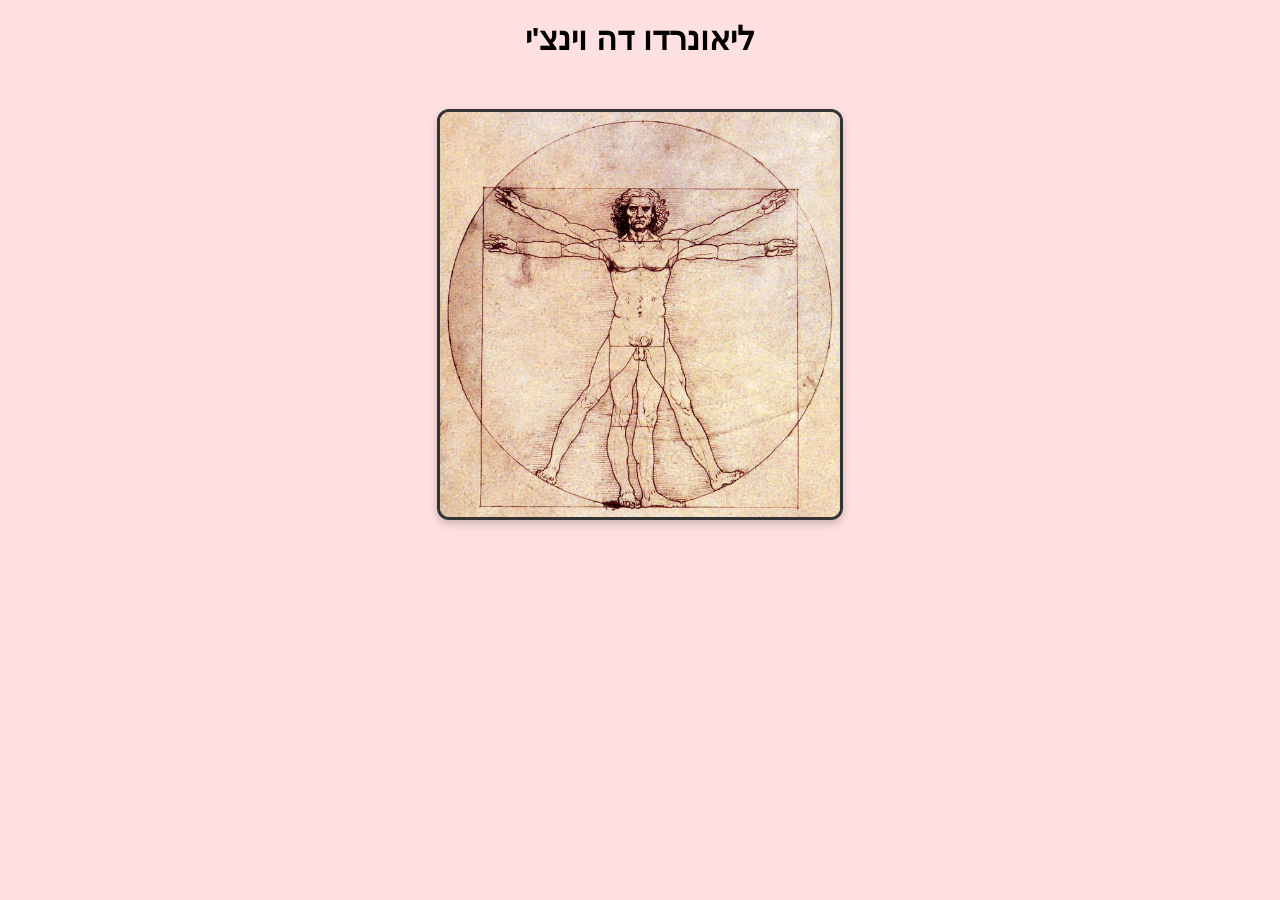
<file: index.html>
<!DOCTYPE html>
<html lang="he" dir="rtl">
<head>
  <meta charset="UTF-8">
  <title>ליאונרדו דה וינצ'י</title>
  <link rel="stylesheet" href="style.css">
</head>
<body>
  <header>
    <h1>ליאונרדו דה וינצ'י</h1>
  </header>

  <main>
    <img src="guf.png" alt="ליאונרדו דה וינצ'י">
  </main>
</body>
</html>
</file>
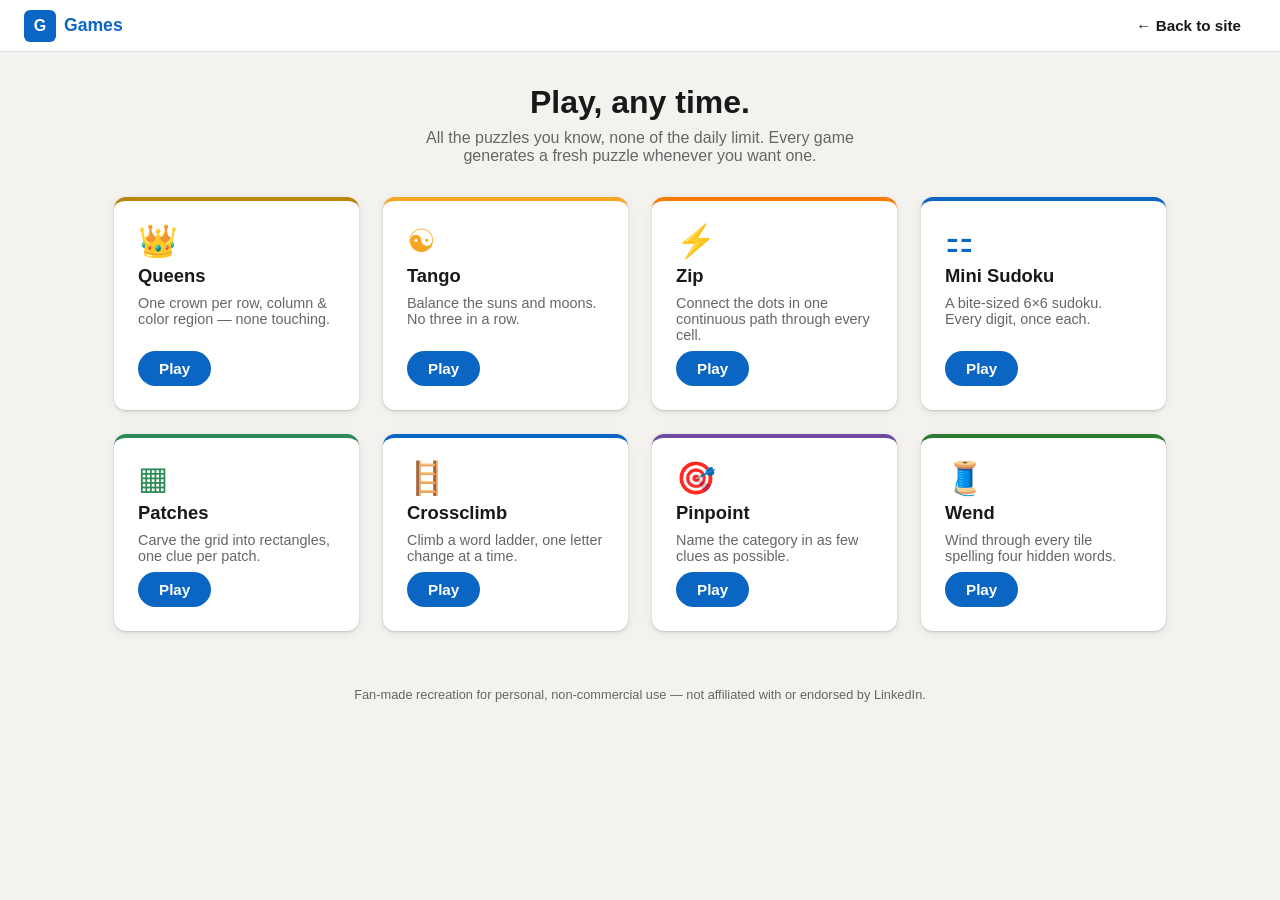
<file: games/index.html>
<!DOCTYPE html>
<html lang="en">
<head>
  <meta charset="UTF-8">
  <meta name="viewport" content="width=device-width, initial-scale=1">
  <title>Games</title>
  <meta name="description" content="Play LinkedIn-style puzzle games any time — no daily limit.">
  <link rel="icon" href="data:image/svg+xml,<svg xmlns=%22http://www.w3.org/2000/svg%22 viewBox=%220 0 100 100%22><rect width=%22100%22 height=%22100%22 rx=%2220%22 fill=%22%230a66c2%22/><text x=%2250%22 y=%2268%22 font-size=%2260%22 text-anchor=%22middle%22 fill=%22white%22 font-family=%22Arial%22>G</text></svg>">
  <link rel="stylesheet" href="shared/css/tokens.css">
  <link rel="stylesheet" href="shared/css/base.css">
  <link rel="stylesheet" href="shared/css/components.css">
  <link rel="stylesheet" href="shared/css/responsive.css">
  <link rel="stylesheet" href="hub.css">
</head>
<body>
  <header class="li-header">
    <a class="brand" href="./">
      <span class="logo-badge">G</span>
      <span>Games</span>
    </a>
    <span class="spacer"></span>
    <a class="btn btn-icon" href="../">← Back to site</a>
  </header>

  <section class="hub-hero">
    <h1>Play, any time.</h1>
    <p>All the puzzles you know, none of the daily limit. Every game generates a fresh puzzle whenever you want one.</p>
  </section>

  <main id="game-grid" class="game-grid" aria-label="Games list"></main>

  <footer class="hub-footer">
    <p>Fan-made recreation for personal, non-commercial use — not affiliated with or endorsed by LinkedIn.</p>
  </footer>

  <script type="module">
    import { GAMES } from './shared/js/game-registry.js';
    import { el } from './shared/js/dom.js';

    const grid = document.getElementById('game-grid');
    for (const game of GAMES) {
      const card = el('a', { class: 'game-card', href: game.path, style: `--card-accent:${game.accent}` }, [
        el('div', { class: 'icon', text: game.icon }),
        el('h3', { text: game.title }),
        el('p', { text: game.blurb }),
        el('span', { class: 'btn btn-primary', text: 'Play' }),
      ]);
      grid.appendChild(card);
    }
  </script>
</body>
</html>
</file>
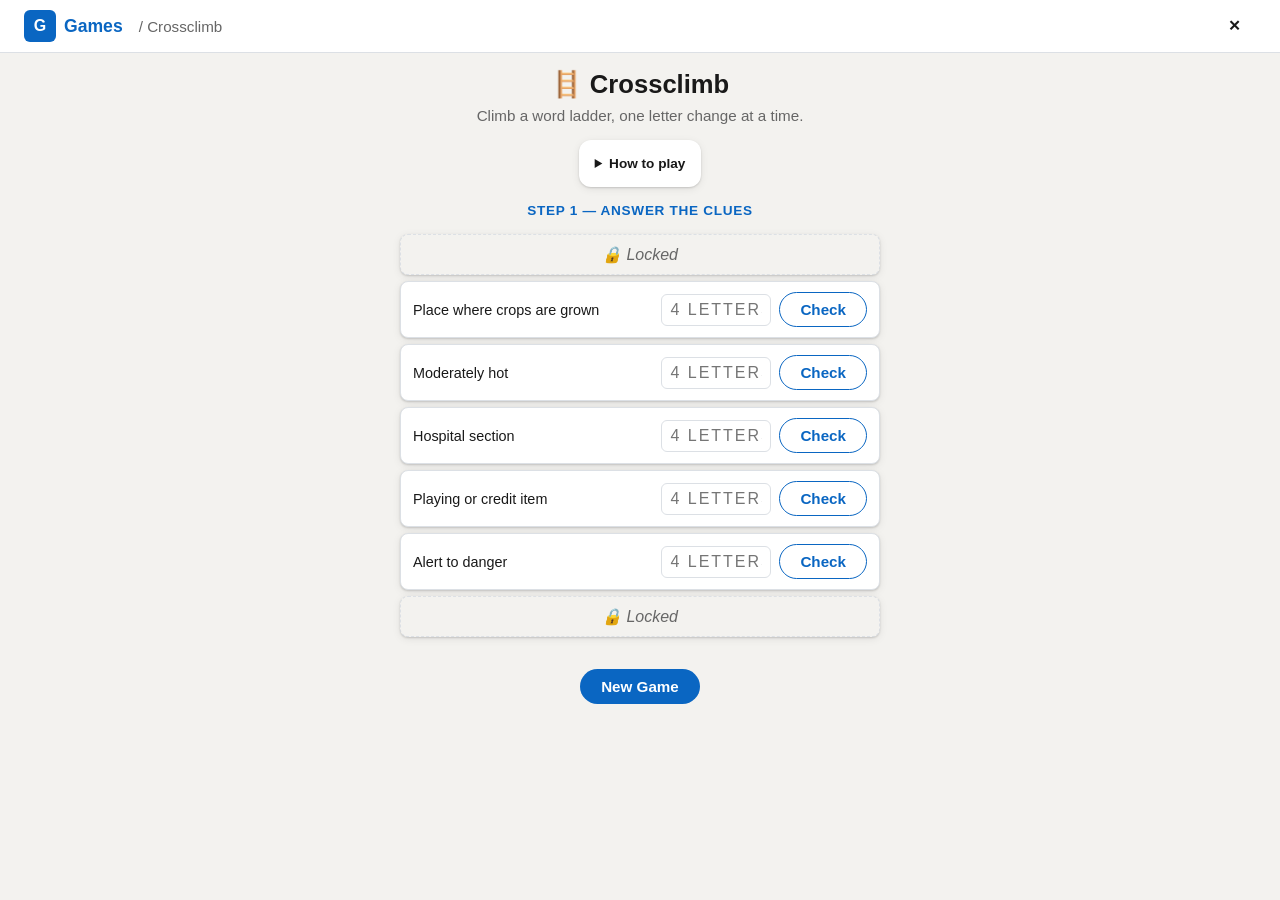
<file: games/crossclimb/index.html>
<!DOCTYPE html>
<html lang="en">
<head>
  <meta charset="UTF-8">
  <meta name="viewport" content="width=device-width, initial-scale=1">
  <title>Crossclimb — Games</title>
  <link rel="icon" href="data:image/svg+xml,<svg xmlns=%22http://www.w3.org/2000/svg%22 viewBox=%220 0 100 100%22><rect width=%22100%22 height=%22100%22 rx=%2220%22 fill=%22%230a66c2%22/></svg>">
  <link rel="stylesheet" href="../shared/css/tokens.css">
  <link rel="stylesheet" href="../shared/css/base.css">
  <link rel="stylesheet" href="../shared/css/components.css">
  <link rel="stylesheet" href="../shared/css/responsive.css">
  <link rel="stylesheet" href="crossclimb.css">
</head>
<body class="game-page">
  <header class="li-header">
    <a class="brand" href="../">
      <span class="logo-badge">G</span>
      <span>Games</span>
    </a>
    <span class="crumb">/ Crossclimb</span>
    <span class="spacer"></span>
    <a class="btn btn-icon" href="../">✕</a>
  </header>

  <main>
    <div class="game-title-row">
      <h1>🪜 Crossclimb</h1>
      <p class="blurb">Climb a word ladder, one letter change at a time.</p>
    </div>

    <details class="how-to-play">
      <summary>How to play</summary>
      <p>Answer the 5 clues to fill the middle of the ladder. Then reorder the 5 words (using the arrows) so each one differs from its neighbor by exactly one letter. Finally, solve the combined clue to unlock the two locked words at the top and bottom.</p>
    </details>

    <p id="phase-label" class="phase-label"></p>
    <div id="ladder" class="ladder"></div>
    <div id="combo-box" class="combo-box" style="display:none;"></div>

    <div class="toolbar">
      <button id="new-game-btn" class="btn btn-primary">New Game</button>
    </div>
  </main>

  <script type="module" src="main.js"></script>
</body>
</html>
</file>
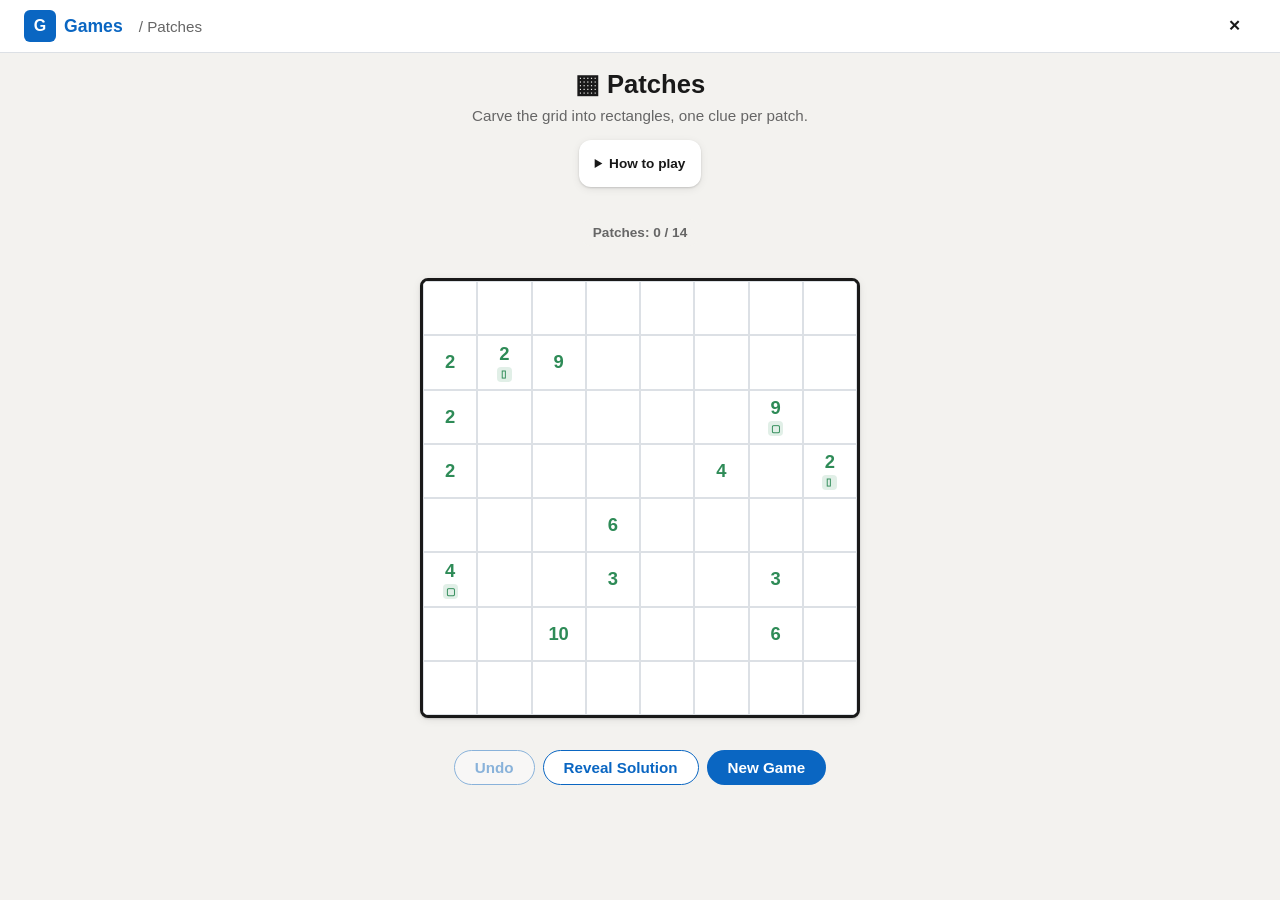
<file: games/patches/index.html>
<!DOCTYPE html>
<html lang="en">
<head>
  <meta charset="UTF-8">
  <meta name="viewport" content="width=device-width, initial-scale=1">
  <title>Patches — Games</title>
  <link rel="icon" href="data:image/svg+xml,<svg xmlns=%22http://www.w3.org/2000/svg%22 viewBox=%220 0 100 100%22><rect width=%22100%22 height=%22100%22 rx=%2220%22 fill=%22%232e8b57%22/></svg>">
  <link rel="stylesheet" href="../shared/css/tokens.css">
  <link rel="stylesheet" href="../shared/css/base.css">
  <link rel="stylesheet" href="../shared/css/components.css">
  <link rel="stylesheet" href="../shared/css/responsive.css">
  <link rel="stylesheet" href="patches.css">
</head>
<body class="game-page">
  <header class="li-header">
    <a class="brand" href="../">
      <span class="logo-badge">G</span>
      <span>Games</span>
    </a>
    <span class="crumb">/ Patches</span>
    <span class="spacer"></span>
    <a class="btn btn-icon" href="../">✕</a>
  </header>

  <main>
    <div class="game-title-row">
      <h1>▦ Patches</h1>
      <p class="blurb">Carve the grid into rectangles, one clue per patch.</p>
    </div>

    <details class="how-to-play">
      <summary>How to play</summary>
      <p>Press on an empty cell and drag to another to draw a rectangular patch, then release to place it. Every patch must contain exactly one numbered clue, and its area (number of cells) must equal that number. Some clues also show a small shape badge — ▭ for wide, a rotated ▭ for tall, and ▢ for square — meaning the patch's proportions must match too; clues with no badge accept any proportions. Tap a placed patch to remove it. You win once the whole grid is divided into patches that each satisfy their clue.</p>
    </details>

    <div class="toolbar">
      <span id="progress-chip" class="stat-chip">Patches: 0 / 0</span>
    </div>

    <div id="board"></div>

    <div class="toolbar">
      <button id="undo-btn" class="btn btn-secondary">Undo</button>
      <button id="reveal-btn" class="btn btn-secondary">Reveal Solution</button>
      <button id="new-game-btn" class="btn btn-primary">New Game</button>
    </div>
  </main>

  <script type="module" src="main.js"></script>
</body>
</html>
</file>
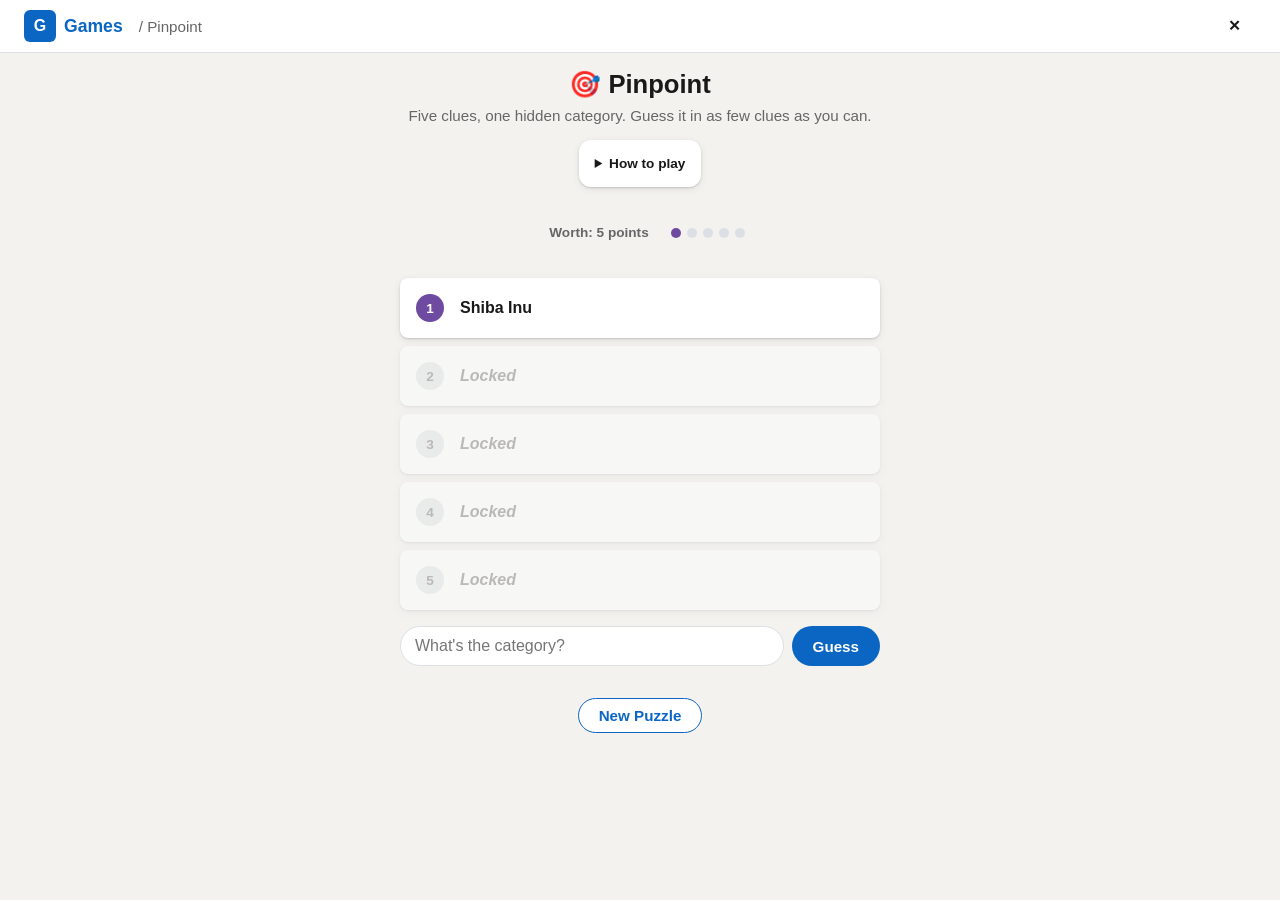
<file: games/pinpoint/index.html>
<!DOCTYPE html>
<html lang="en">
<head>
  <meta charset="UTF-8">
  <meta name="viewport" content="width=device-width, initial-scale=1">
  <title>Pinpoint — Games</title>
  <meta name="description" content="Name the hidden category in as few clues as possible.">
  <link rel="icon" href="data:image/svg+xml,<svg xmlns=%22http://www.w3.org/2000/svg%22 viewBox=%220 0 100 100%22><rect width=%22100%22 height=%22100%22 rx=%2220%22 fill=%22%236e4aa0%22/></svg>">
  <link rel="stylesheet" href="../shared/css/tokens.css">
  <link rel="stylesheet" href="../shared/css/base.css">
  <link rel="stylesheet" href="../shared/css/components.css">
  <link rel="stylesheet" href="../shared/css/responsive.css">
  <link rel="stylesheet" href="pinpoint.css">
</head>
<body class="game-page">
  <header class="li-header">
    <a class="brand" href="../">
      <span class="logo-badge">G</span>
      <span>Games</span>
    </a>
    <span class="crumb">/ Pinpoint</span>
    <span class="spacer"></span>
    <a class="btn btn-icon" href="../">✕</a>
  </header>

  <main>
    <div class="game-title-row">
      <h1>🎯 Pinpoint</h1>
      <p class="blurb">Five clues, one hidden category. Guess it in as few clues as you can.</p>
    </div>

    <details class="how-to-play">
      <summary>How to play</summary>
      <p>A category is hidden behind five clues, revealed one at a time from most obscure to most obvious. Type your
        guess for the category and submit. Guess right after clue 1 for 5 points, clue 2 for 4 points, and so on
        down to 1 point after all five clues. No time limit — take your time.</p>
    </details>

    <div class="toolbar">
      <span id="score-chip" class="stat-chip">Worth: 5 points</span>
      <div id="progress-dots" class="progress-dots" aria-label="Clues used"></div>
    </div>

    <div id="clue-list" class="clue-list"></div>

    <form id="guess-form" class="guess-form" autocomplete="off">
      <input id="guess-input" type="text" placeholder="What's the category?" aria-label="Your guess" />
      <button type="submit" class="btn btn-primary">Guess</button>
    </form>

    <div class="toolbar">
      <button id="new-game-btn" class="btn btn-secondary">New Puzzle</button>
    </div>
  </main>

  <script type="module" src="main.js"></script>
</body>
</html>
</file>
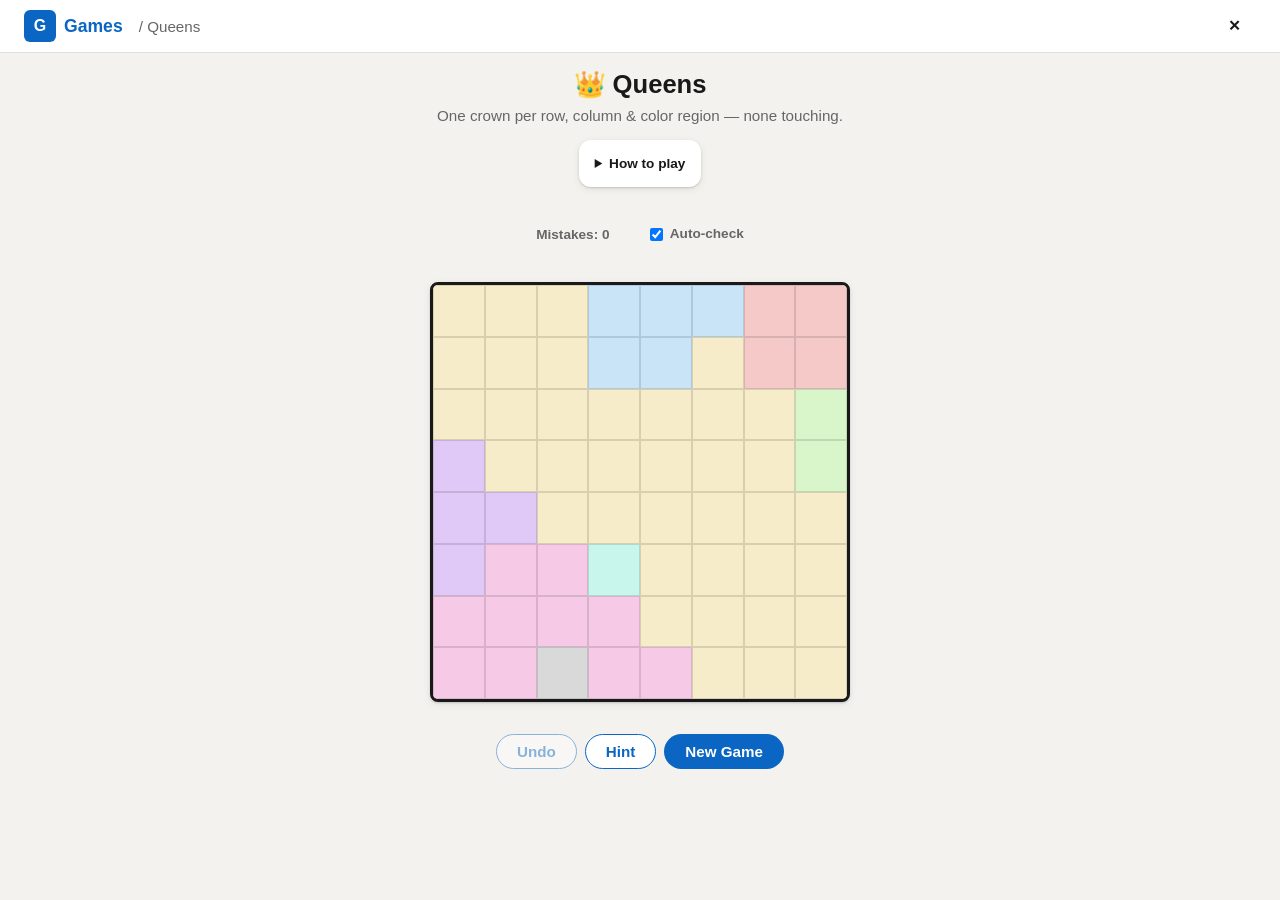
<file: games/queens/index.html>
<!DOCTYPE html>
<html lang="en">
<head>
  <meta charset="UTF-8">
  <meta name="viewport" content="width=device-width, initial-scale=1">
  <title>Queens — Games</title>
  <link rel="icon" href="data:image/svg+xml,<svg xmlns=%22http://www.w3.org/2000/svg%22 viewBox=%220 0 100 100%22><rect width=%22100%22 height=%22100%22 rx=%2220%22 fill=%22%23b8860b%22/></svg>">
  <link rel="stylesheet" href="../shared/css/tokens.css">
  <link rel="stylesheet" href="../shared/css/base.css">
  <link rel="stylesheet" href="../shared/css/components.css">
  <link rel="stylesheet" href="../shared/css/responsive.css">
  <link rel="stylesheet" href="queens.css">
</head>
<body class="game-page">
  <header class="li-header">
    <a class="brand" href="../">
      <span class="logo-badge">G</span>
      <span>Games</span>
    </a>
    <span class="crumb">/ Queens</span>
    <span class="spacer"></span>
    <a class="btn btn-icon" href="../">✕</a>
  </header>

  <main>
    <div class="game-title-row">
      <h1>👑 Queens</h1>
      <p class="blurb">One crown per row, column & color region — none touching.</p>
    </div>

    <details class="how-to-play">
      <summary>How to play</summary>
      <p>Place exactly one crown (👑) in every row, every column, and every colored region. Two crowns may never touch, not even diagonally. Tap a cell to cycle it empty → ✕ → 👑 → empty; the ✕ is just a scratch mark to note cells you've ruled out and has no effect on the rules. Use Auto-check to catch conflicts as you go.</p>
    </details>

    <div class="toolbar">
      <span id="mistake-chip" class="stat-chip">Mistakes: 0</span>
      <label class="stat-chip"><input type="checkbox" id="auto-check-toggle" checked> Auto-check</label>
    </div>

    <div id="board"></div>

    <div class="toolbar">
      <button id="undo-btn" class="btn btn-secondary">Undo</button>
      <button id="hint-btn" class="btn btn-secondary">Hint</button>
      <button id="new-game-btn" class="btn btn-primary">New Game</button>
    </div>
  </main>

  <script type="module" src="main.js"></script>
</body>
</html>
</file>
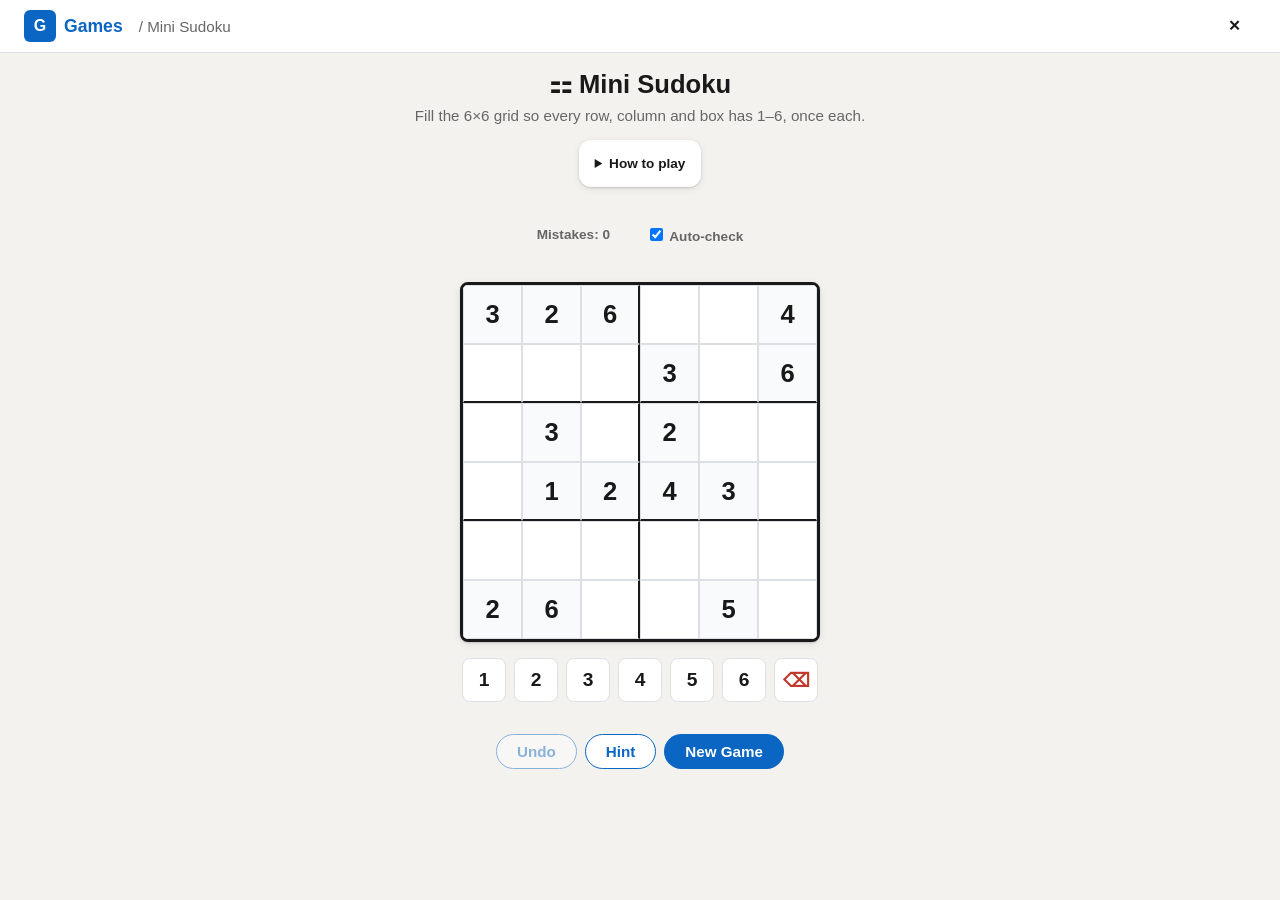
<file: games/sudoku/index.html>
<!DOCTYPE html>
<html lang="en">
<head>
  <meta charset="UTF-8">
  <meta name="viewport" content="width=device-width, initial-scale=1">
  <title>Mini Sudoku — Games</title>
  <link rel="icon" href="data:image/svg+xml,<svg xmlns=%22http://www.w3.org/2000/svg%22 viewBox=%220 0 100 100%22><rect width=%22100%22 height=%22100%22 rx=%2220%22 fill=%22%230a66c2%22/></svg>">
  <link rel="stylesheet" href="../shared/css/tokens.css">
  <link rel="stylesheet" href="../shared/css/base.css">
  <link rel="stylesheet" href="../shared/css/components.css">
  <link rel="stylesheet" href="../shared/css/responsive.css">
  <link rel="stylesheet" href="sudoku.css">
</head>
<body class="game-page">
  <header class="li-header">
    <a class="brand" href="../">
      <span class="logo-badge">G</span>
      <span>Games</span>
    </a>
    <span class="crumb">/ Mini Sudoku</span>
    <span class="spacer"></span>
    <a class="btn btn-icon" href="../">✕</a>
  </header>

  <main>
    <div class="game-title-row">
      <h1>⚏ Mini Sudoku</h1>
      <p class="blurb">Fill the 6×6 grid so every row, column and box has 1–6, once each.</p>
    </div>

    <details class="how-to-play">
      <summary>How to play</summary>
      <p>Select a cell, then tap a number. Every row, column, and 2×3 box must contain the digits 1 through 6 exactly once. Given numbers are locked. Use Auto-check to catch mistakes as you go.</p>
    </details>

    <div class="toolbar">
      <span id="mistake-chip" class="stat-chip">Mistakes: 0</span>
      <label class="stat-chip"><input type="checkbox" id="auto-check-toggle" checked> Auto-check</label>
    </div>

    <div id="board"></div>
    <div id="palette"></div>

    <div class="toolbar">
      <button id="undo-btn" class="btn btn-secondary">Undo</button>
      <button id="hint-btn" class="btn btn-secondary">Hint</button>
      <button id="new-game-btn" class="btn btn-primary">New Game</button>
    </div>
  </main>

  <script type="module" src="main.js"></script>
</body>
</html>
</file>
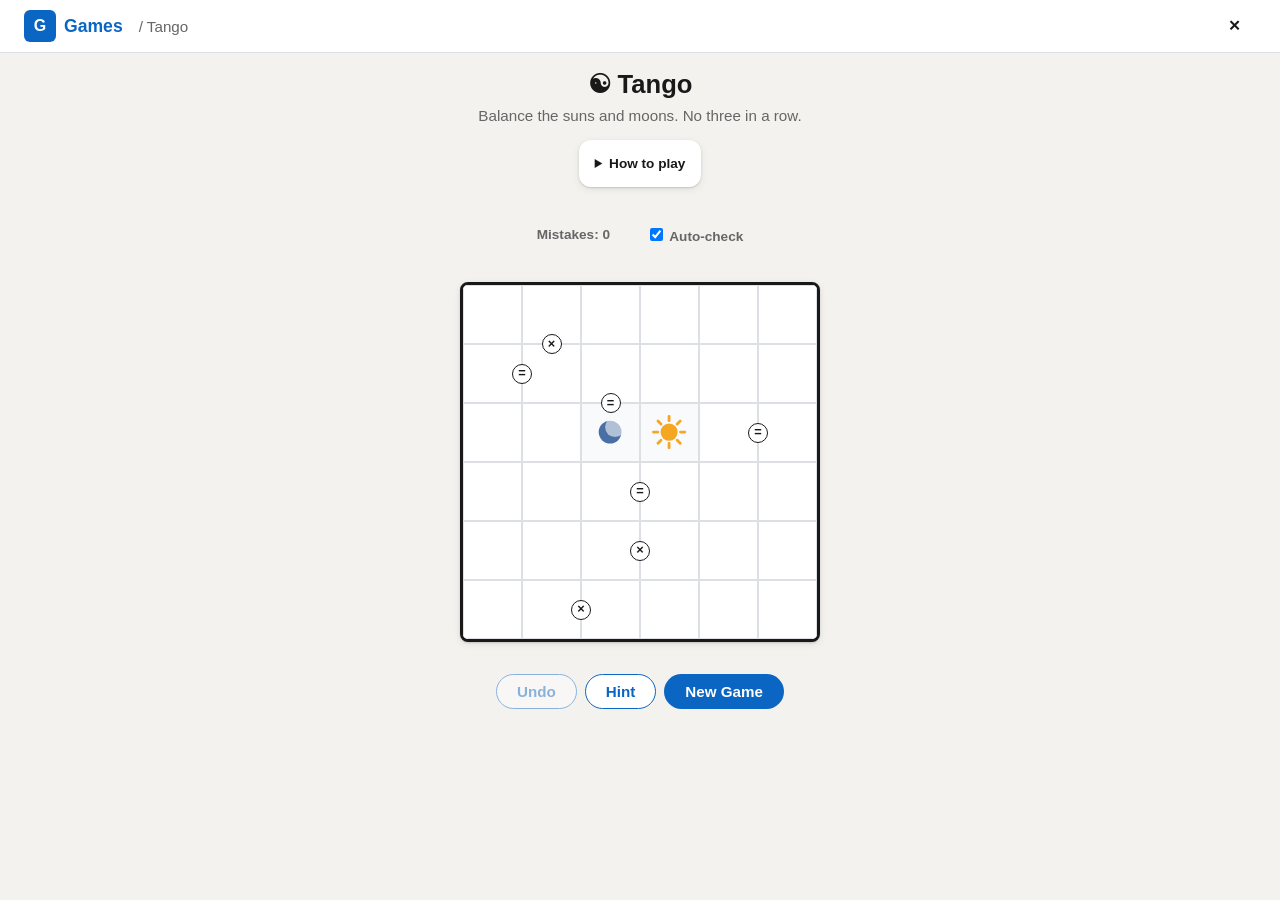
<file: games/tango/index.html>
<!DOCTYPE html>
<html lang="en">
<head>
  <meta charset="UTF-8">
  <meta name="viewport" content="width=device-width, initial-scale=1">
  <title>Tango — Games</title>
  <link rel="icon" href="data:image/svg+xml,<svg xmlns=%22http://www.w3.org/2000/svg%22 viewBox=%220 0 100 100%22><rect width=%22100%22 height=%22100%22 rx=%2220%22 fill=%22%23f5a623%22/></svg>">
  <link rel="stylesheet" href="../shared/css/tokens.css">
  <link rel="stylesheet" href="../shared/css/base.css">
  <link rel="stylesheet" href="../shared/css/components.css">
  <link rel="stylesheet" href="../shared/css/responsive.css">
  <link rel="stylesheet" href="tango.css">
</head>
<body class="game-page">
  <header class="li-header">
    <a class="brand" href="../">
      <span class="logo-badge">G</span>
      <span>Games</span>
    </a>
    <span class="crumb">/ Tango</span>
    <span class="spacer"></span>
    <a class="btn btn-icon" href="../">✕</a>
  </header>

  <main>
    <div class="game-title-row">
      <h1>☯ Tango</h1>
      <p class="blurb">Balance the suns and moons. No three in a row.</p>
    </div>

    <details class="how-to-play">
      <summary>How to play</summary>
      <p>Tap a cell to cycle it empty → Sun → Moon → empty. Fill the 6×6 grid so that:</p>
      <p>• Each row and column has exactly 3 suns and 3 moons.</p>
      <p>• No 3 identical symbols are adjacent in a row or column, horizontally or vertically.</p>
      <p>• No two rows are identical, and no two columns are identical.</p>
      <p>• Cells joined by <strong>=</strong> must match; cells joined by <strong>×</strong> must differ. These markers are fixed and always shown.</p>
      <p>Given cells are locked. Use Auto-check to catch mistakes as you go.</p>
    </details>

    <div class="toolbar">
      <span id="mistake-chip" class="stat-chip">Mistakes: 0</span>
      <label class="stat-chip"><input type="checkbox" id="auto-check-toggle" checked> Auto-check</label>
    </div>

    <div id="board"></div>

    <div class="toolbar">
      <button id="undo-btn" class="btn btn-secondary">Undo</button>
      <button id="hint-btn" class="btn btn-secondary">Hint</button>
      <button id="new-game-btn" class="btn btn-primary">New Game</button>
    </div>
  </main>

  <script type="module" src="main.js"></script>
</body>
</html>
</file>
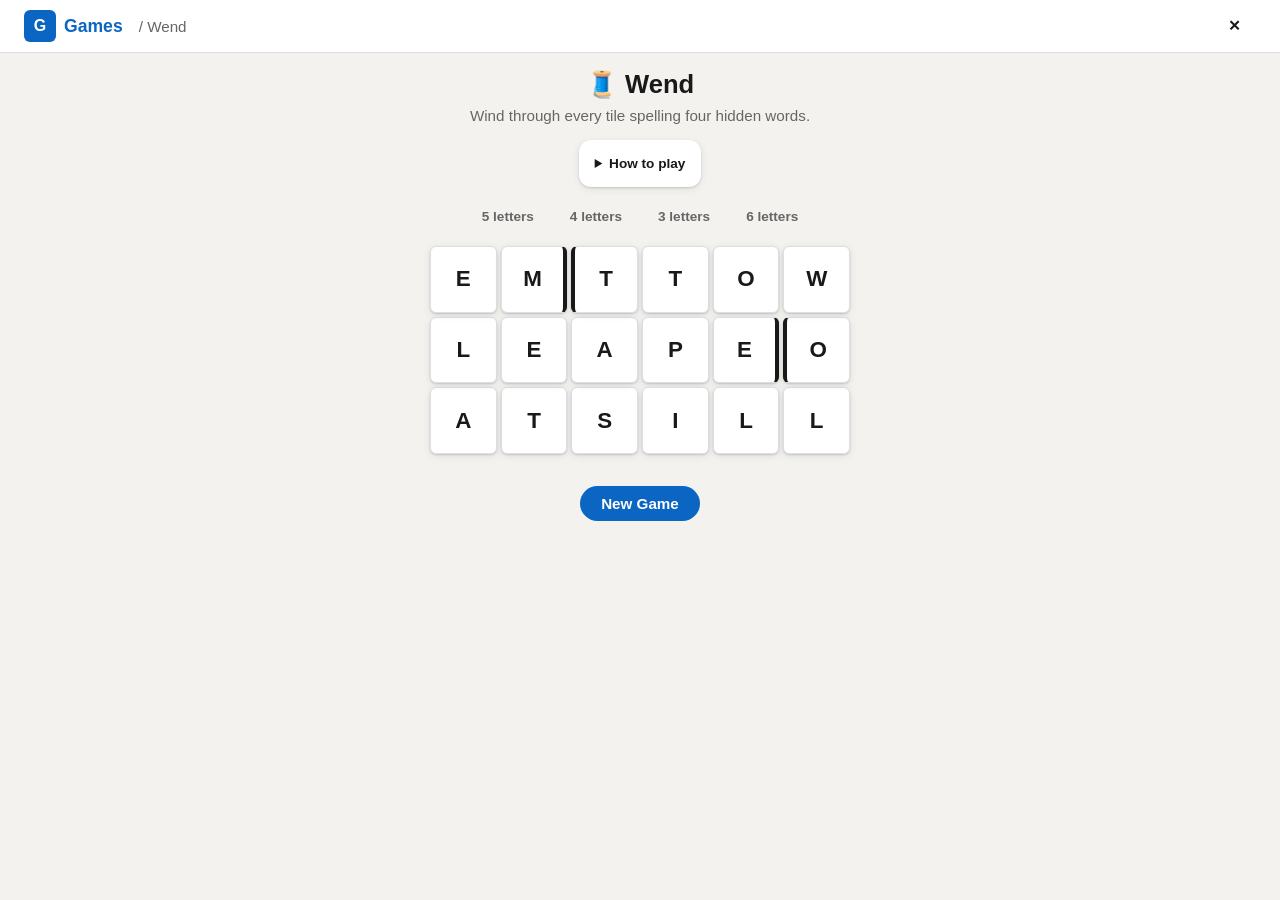
<file: games/wend/index.html>
<!DOCTYPE html>
<html lang="en">
<head>
  <meta charset="UTF-8">
  <meta name="viewport" content="width=device-width, initial-scale=1">
  <title>Wend — Games</title>
  <link rel="icon" href="data:image/svg+xml,<svg xmlns=%22http://www.w3.org/2000/svg%22 viewBox=%220 0 100 100%22><rect width=%22100%22 height=%22100%22 rx=%2220%22 fill=%22%230a66c2%22/></svg>">
  <link rel="stylesheet" href="../shared/css/tokens.css">
  <link rel="stylesheet" href="../shared/css/base.css">
  <link rel="stylesheet" href="../shared/css/components.css">
  <link rel="stylesheet" href="../shared/css/responsive.css">
  <link rel="stylesheet" href="wend.css">
</head>
<body class="game-page">
  <header class="li-header">
    <a class="brand" href="../">
      <span class="logo-badge">G</span>
      <span>Games</span>
    </a>
    <span class="crumb">/ Wend</span>
    <span class="spacer"></span>
    <a class="btn btn-icon" href="../">✕</a>
  </header>

  <main>
    <div class="game-title-row">
      <h1>🧵 Wend</h1>
      <p class="blurb">Wind through every tile spelling four hidden words.</p>
    </div>

    <details class="how-to-play">
      <summary>How to play</summary>
      <p>Drag across adjacent tiles to spell a word. Find all four words — of lengths 3, 4, 5 and 6 — so that together they use every tile exactly once. Bold borders are walls you can't cross.</p>
    </details>

    <div id="words" class="wend-words"></div>
    <div id="board" class="wend-board"></div>

    <div class="toolbar">
      <button id="new-game-btn" class="btn btn-primary">New Game</button>
    </div>
  </main>

  <script type="module" src="main.js"></script>
</body>
</html>
</file>
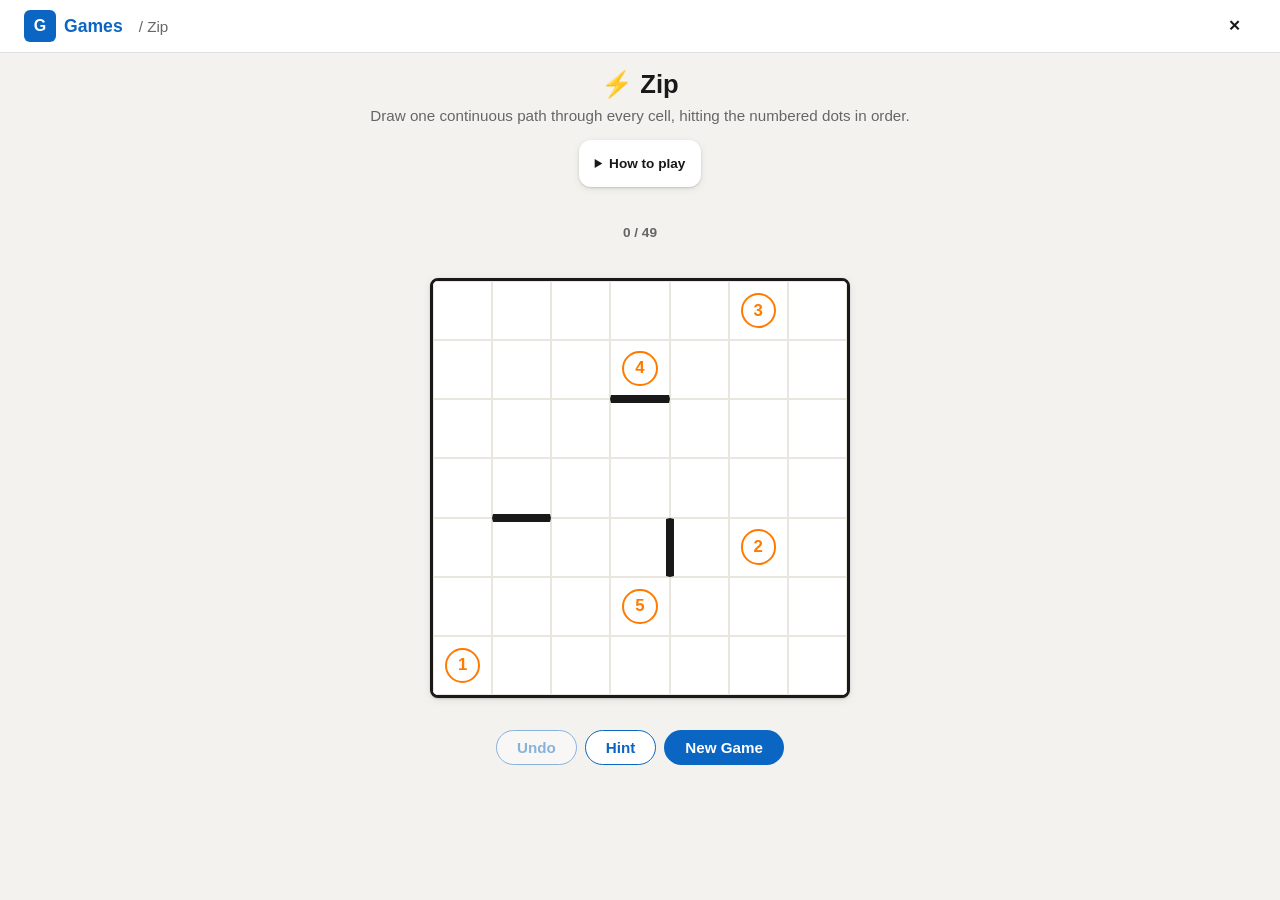
<file: games/zip/index.html>
<!DOCTYPE html>
<html lang="en">
<head>
  <meta charset="UTF-8">
  <meta name="viewport" content="width=device-width, initial-scale=1">
  <title>Zip — Games</title>
  <link rel="icon" href="data:image/svg+xml,<svg xmlns=%22http://www.w3.org/2000/svg%22 viewBox=%220 0 100 100%22><rect width=%22100%22 height=%22100%22 rx=%2220%22 fill=%22%23ff7a00%22/></svg>">
  <link rel="stylesheet" href="../shared/css/tokens.css">
  <link rel="stylesheet" href="../shared/css/base.css">
  <link rel="stylesheet" href="../shared/css/components.css">
  <link rel="stylesheet" href="../shared/css/responsive.css">
  <link rel="stylesheet" href="zip.css">
</head>
<body class="game-page">
  <header class="li-header">
    <a class="brand" href="../">
      <span class="logo-badge">G</span>
      <span>Games</span>
    </a>
    <span class="crumb">/ Zip</span>
    <span class="spacer"></span>
    <a class="btn btn-icon" href="../">✕</a>
  </header>

  <main>
    <div class="game-title-row">
      <h1>⚡ Zip</h1>
      <p class="blurb">Draw one continuous path through every cell, hitting the numbered dots in order.</p>
    </div>

    <details class="how-to-play">
      <summary>How to play</summary>
      <p>Press and drag from dot 1 through orthogonally adjacent cells (up, down, left, right — no diagonals) to draw a single path that fills the whole grid. You must reach dots 2, 3, 4… in ascending order along the way; the last dot must be the final cell. Bold lines between cells are walls — the path can never cross them, so route around instead. Drag back onto your previous cell to undo a step. Release to pause; press the end of your path again to keep going.</p>
    </details>

    <div class="toolbar">
      <span id="progress-chip" class="stat-chip">0 / 49</span>
    </div>

    <div id="board"></div>

    <div class="toolbar">
      <button id="undo-btn" class="btn btn-secondary">Undo</button>
      <button id="hint-btn" class="btn btn-secondary">Hint</button>
      <button id="new-game-btn" class="btn btn-primary">New Game</button>
    </div>
  </main>

  <script type="module" src="main.js"></script>
</body>
</html>
</file>
<file: style.css>
body {
  background-color: #ffe0e0;
  font-family: Arial, sans-serif;
  text-align: center;
  margin: 0;
  padding: 0;
}

header h1 {
  margin-top: 20px;
  font-size: 2em;
  color: #000;
}

main img {
  margin-top: 30px;
  max-width: 400px;
  width: 90%;
  border: 3px solid #333;
  border-radius: 12px;
  box-shadow: 0 4px 8px rgba(0,0,0,0.2);
}
</file>
<file: games/shared/css/tokens.css>
/* Design tokens — LinkedIn-brand palette + per-game accents.
   Every color/spacing value the app uses lives here so the whole
   games/ section reads as one coherent product. */
:root {
  /* LinkedIn brand */
  --li-blue: #0a66c2;
  --li-blue-dark: #004182;
  --li-blue-legacy: #0077b5;
  --li-blue-tint: #eef3f8;
  --li-black: #000000;
  --li-white: #ffffff;
  --li-gray-050: #f9fafb;
  --li-gray-100: #f3f2ef;
  --li-gray-200: #e9e5df;
  --li-gray-300: #dce0e5;
  --li-gray-600: #666666;
  --li-gray-700: #434649;
  --li-gray-900: #191919;

  --font-base: -apple-system, BlinkMacSystemFont, "Segoe UI", Roboto, Helvetica,
    Arial, sans-serif;

  --radius-card: 12px;
  --radius-tile: 8px;
  --radius-btn: 24px;
  --radius-pill: 999px;

  --shadow-card: 0 1px 2px rgba(0, 0, 0, 0.15), 0 2px 8px rgba(0, 0, 0, 0.08);
  --shadow-card-hover: 0 4px 12px rgba(0, 0, 0, 0.16), 0 2px 4px rgba(0, 0, 0, 0.1);
  --shadow-modal: 0 12px 40px rgba(0, 0, 0, 0.28);

  --space-1: 4px;
  --space-2: 8px;
  --space-3: 16px;
  --space-4: 24px;
  --space-5: 32px;
  --space-6: 48px;

  /* Per-game accents */
  --accent-queens: #b8860b;
  --accent-queens-bg: #fdf6e3;
  --accent-tango-sun: #f5a623;
  --accent-tango-moon: #4a6fa5;
  --accent-zip: #ff7a00;
  --accent-sudoku: #0a66c2;
  --accent-patches: #2e8b57;
  --accent-crossclimb: #0a66c2;
  --accent-pinpoint: #6e4aa0;
  --accent-wend: #2e7d32;

  /* status colors */
  --ok: #0f7b3e;
  --danger: #c0392b;
  --danger-bg: #fdecea;

  /* Queens region palette — read from JS as a plain array, see queens/render.js */
  --queens-color-0: #f6c9c9;
  --queens-color-1: #c9e4f6;
  --queens-color-2: #d8f6c9;
  --queens-color-3: #f6ecc9;
  --queens-color-4: #e0c9f6;
  --queens-color-5: #c9f6ec;
  --queens-color-6: #f6c9e6;
  --queens-color-7: #d9d9d9;
  --queens-color-8: #c9d3f6;
}

/* Dark-mode aware surfaces (LinkedIn games UI stays light; we keep a light
   theme by default but respect prefers-color-scheme for the chrome only) */
:root {
  --surface: var(--li-white);
  --surface-sunken: var(--li-gray-100);
  --text: var(--li-gray-900);
  --text-muted: var(--li-gray-600);
  --border: var(--li-gray-300);
}
</file>
<file: games/shared/css/base.css>
/* Reset + base typography shared by the hub and every game page. */
*, *::before, *::after {
  box-sizing: border-box;
}

html, body {
  margin: 0;
  padding: 0;
}

body {
  font-family: var(--font-base);
  background: var(--surface-sunken);
  color: var(--text);
  -webkit-font-smoothing: antialiased;
  min-height: 100vh;
}

h1, h2, h3, p {
  margin: 0;
}

button {
  font-family: inherit;
  font-size: inherit;
  cursor: pointer;
}

a {
  color: var(--li-blue);
  text-decoration: none;
}
a:hover {
  text-decoration: underline;
}

img, svg {
  display: block;
}

.visually-hidden {
  position: absolute;
  width: 1px;
  height: 1px;
  overflow: hidden;
  clip: rect(0 0 0 0);
  white-space: nowrap;
}
</file>
<file: games/shared/css/components.css>
/* Reusable UI components shared across the hub and all 8 games. */

/* ---------- Header ---------- */
.li-header {
  position: sticky;
  top: 0;
  z-index: 20;
  background: var(--li-white);
  border-bottom: 1px solid var(--li-gray-300);
  display: flex;
  align-items: center;
  gap: var(--space-3);
  padding: var(--space-2) var(--space-4);
}
.li-header .brand {
  display: flex;
  align-items: center;
  gap: var(--space-2);
  font-weight: 700;
  font-size: 1.1rem;
  color: var(--li-blue);
}
.li-header .brand .logo-badge {
  width: 32px;
  height: 32px;
  border-radius: 6px;
  background: var(--li-blue);
  color: var(--li-white);
  display: flex;
  align-items: center;
  justify-content: center;
  font-weight: 800;
  font-size: 1rem;
}
.li-header .crumb {
  color: var(--text-muted);
  font-size: 0.95rem;
}
.li-header .spacer {
  flex: 1;
}

/* ---------- Buttons ---------- */
.btn {
  display: inline-flex;
  align-items: center;
  justify-content: center;
  gap: var(--space-1);
  border: 1px solid transparent;
  border-radius: var(--radius-btn);
  padding: 8px 20px;
  font-weight: 600;
  font-size: 0.95rem;
  transition: background-color 0.15s ease, transform 0.1s ease;
  background: var(--li-gray-100);
  color: var(--text);
}
.btn:active {
  transform: scale(0.97);
}
.btn-primary {
  background: var(--li-blue);
  color: var(--li-white);
}
.btn-primary:hover {
  background: var(--li-blue-dark);
}
.btn-secondary {
  background: var(--li-white);
  border-color: var(--li-blue);
  color: var(--li-blue);
}
.btn-secondary:hover {
  background: var(--li-blue-tint);
}
.btn-icon {
  background: transparent;
  border-radius: var(--radius-pill);
  padding: 8px 14px;
  color: var(--text);
}
.btn-icon:hover {
  background: var(--li-gray-100);
}
.btn:disabled {
  opacity: 0.45;
  cursor: not-allowed;
}

/* ---------- Game cards (hub) ---------- */
.game-grid {
  display: grid;
  grid-template-columns: repeat(auto-fill, minmax(240px, 1fr));
  gap: var(--space-4);
  padding: var(--space-4);
  max-width: 1100px;
  margin: 0 auto;
}
.game-card {
  background: var(--li-white);
  border-radius: var(--radius-card);
  box-shadow: var(--shadow-card);
  padding: var(--space-4);
  display: flex;
  flex-direction: column;
  gap: var(--space-2);
  border-top: 4px solid var(--card-accent, var(--li-blue));
  transition: transform 0.15s ease, box-shadow 0.15s ease;
}
.game-card:hover {
  transform: translateY(-3px);
  box-shadow: var(--shadow-card-hover);
}
.game-card .icon {
  font-size: 2rem;
  line-height: 1;
  color: var(--card-accent, var(--li-blue));
}
.game-card h3 {
  font-size: 1.15rem;
}
.game-card p {
  color: var(--text-muted);
  font-size: 0.9rem;
  flex: 1;
}
.game-card .btn {
  align-self: flex-start;
}

/* ---------- Toolbar (in-game controls) ---------- */
.toolbar {
  display: flex;
  align-items: center;
  justify-content: center;
  gap: var(--space-2);
  flex-wrap: wrap;
  padding: var(--space-3);
}
.stat-chip {
  background: var(--li-gray-100);
  border-radius: var(--radius-pill);
  padding: 6px 14px;
  font-size: 0.85rem;
  font-weight: 600;
  color: var(--text-muted);
}

/* ---------- Modal ---------- */
.modal-overlay {
  position: fixed;
  inset: 0;
  background: rgba(0, 0, 0, 0.5);
  display: flex;
  align-items: center;
  justify-content: center;
  z-index: 100;
  padding: var(--space-3);
  animation: fadeIn 0.15s ease;
}
.modal {
  background: var(--li-white);
  border-radius: var(--radius-card);
  box-shadow: var(--shadow-modal);
  padding: var(--space-5) var(--space-4) var(--space-4);
  max-width: 380px;
  width: 100%;
  text-align: center;
  position: relative;
  animation: popIn 0.18s ease;
}
.modal-close {
  position: absolute;
  top: 10px;
  right: 10px;
  background: transparent;
  border: none;
  color: var(--text-muted);
  font-size: 1rem;
  padding: 6px;
}
.modal-title {
  font-size: 1.4rem;
  margin-bottom: var(--space-2);
}
.modal-message {
  color: var(--text-muted);
  margin-bottom: var(--space-4);
  white-space: pre-line;
}
.modal-actions {
  display: flex;
  gap: var(--space-2);
  justify-content: center;
  flex-wrap: wrap;
}
@keyframes fadeIn {
  from { opacity: 0; }
  to { opacity: 1; }
}
@keyframes popIn {
  from { opacity: 0; transform: scale(0.92); }
  to { opacity: 1; transform: scale(1); }
}

/* ---------- Toast ---------- */
.toast {
  position: fixed;
  bottom: 24px;
  left: 50%;
  transform: translateX(-50%) translateY(8px);
  background: var(--li-gray-900);
  color: var(--li-white);
  padding: 10px 18px;
  border-radius: var(--radius-pill);
  font-size: 0.9rem;
  opacity: 0;
  transition: opacity 0.2s ease, transform 0.2s ease;
  z-index: 200;
}
.toast.show {
  opacity: 1;
  transform: translateX(-50%) translateY(0);
}

/* ---------- Badges / progress dots (Patches, Pinpoint) ---------- */
.badge {
  display: inline-flex;
  align-items: center;
  justify-content: center;
  width: 18px;
  height: 18px;
  border-radius: 4px;
  font-size: 0.6rem;
  background: rgba(0, 0, 0, 0.12);
}
.progress-dots {
  display: flex;
  gap: 6px;
  justify-content: center;
}
.progress-dots .dot {
  width: 10px;
  height: 10px;
  border-radius: 50%;
  background: var(--li-gray-300);
}
.progress-dots .dot.used {
  background: var(--li-gray-600);
}
.progress-dots .dot.current {
  background: var(--li-blue);
}

/* ---------- Generic game page shell ---------- */
.game-page main {
  max-width: 640px;
  margin: 0 auto;
  padding: var(--space-3) var(--space-3) var(--space-6);
  display: flex;
  flex-direction: column;
  align-items: center;
  gap: var(--space-3);
}
.game-title-row {
  display: flex;
  align-items: center;
  gap: var(--space-2);
  text-align: center;
  flex-direction: column;
}
.game-title-row h1 {
  font-size: 1.6rem;
}
.game-title-row .blurb {
  color: var(--text-muted);
  font-size: 0.95rem;
}
.how-to-play {
  background: var(--li-white);
  border-radius: var(--radius-card);
  box-shadow: var(--shadow-card);
  padding: var(--space-3);
  font-size: 0.85rem;
  color: var(--text-muted);
  max-width: 480px;
}
.how-to-play summary {
  cursor: pointer;
  font-weight: 600;
  color: var(--text);
}
</file>
<file: games/shared/css/responsive.css>
/* Shared breakpoints. Individual game CSS files handle their own board
   sizing; this file covers hub layout + generic chrome. */

@media (max-width: 640px) {
  .game-grid {
    grid-template-columns: 1fr 1fr;
    gap: var(--space-2);
    padding: var(--space-2);
  }
  .li-header {
    padding: var(--space-2);
  }
  .li-header .crumb {
    display: none;
  }
}

@media (max-width: 420px) {
  .game-grid {
    grid-template-columns: 1fr;
  }
}

/* Ensure touch targets stay comfortably tappable everywhere */
@media (pointer: coarse) {
  .btn, .btn-icon {
    min-height: 40px;
  }
}
</file>
<file: games/hub.css>
.hub-hero {
  max-width: 1100px;
  margin: 0 auto;
  padding: var(--space-5) var(--space-4) var(--space-2);
  text-align: center;
}
.hub-hero h1 {
  font-size: 2rem;
  margin-bottom: var(--space-2);
}
.hub-hero p {
  color: var(--text-muted);
  max-width: 480px;
  margin: 0 auto;
}

.game-card {
  text-decoration: none;
  color: var(--text);
}
.game-card:hover {
  text-decoration: none;
}
.game-card .btn {
  text-decoration: none;
  pointer-events: none;
}

.hub-footer {
  text-align: center;
  color: var(--text-muted);
  font-size: 0.8rem;
  padding: var(--space-5) var(--space-3);
}
</file>
<file: games/crossclimb/crossclimb.css>
.ladder {
  display: flex;
  flex-direction: column;
  gap: 6px;
  width: min(92vw, 480px);
}

.rung {
  display: flex;
  align-items: center;
  gap: var(--space-2);
  background: var(--li-white);
  border: 1px solid var(--li-gray-300);
  border-radius: var(--radius-tile);
  padding: 10px 12px;
  box-shadow: var(--shadow-card);
}
.rung.locked {
  background: var(--li-gray-100);
  border-style: dashed;
  color: var(--text-muted);
  justify-content: center;
  font-style: italic;
}
.rung.solved-move {
  border-color: var(--accent-crossclimb);
}
.rung.link-ok {
  box-shadow: 0 0 0 2px var(--ok) inset;
}

.rung .clue-text {
  flex: 1;
  font-size: 0.9rem;
}

.rung input[type="text"] {
  width: 110px;
  padding: 6px 8px;
  border-radius: 6px;
  border: 1px solid var(--li-gray-300);
  font-size: 1rem;
  text-transform: uppercase;
  letter-spacing: 2px;
}

.tile-row {
  display: flex;
  gap: 4px;
}
.tile {
  width: 30px;
  height: 34px;
  border-radius: 4px;
  background: var(--li-blue-tint);
  color: var(--li-blue-dark);
  display: flex;
  align-items: center;
  justify-content: center;
  font-weight: 700;
  font-size: 1rem;
  text-transform: uppercase;
}

.reorder-controls {
  display: flex;
  flex-direction: column;
  gap: 2px;
}
.reorder-controls button {
  width: 28px;
  height: 22px;
  border-radius: 4px;
  border: 1px solid var(--li-gray-300);
  background: var(--li-white);
  font-size: 0.75rem;
}
.reorder-controls button:disabled {
  opacity: 0.3;
}

.combo-box {
  background: var(--li-white);
  border-radius: var(--radius-card);
  box-shadow: var(--shadow-card);
  padding: var(--space-3);
  text-align: center;
  width: min(92vw, 480px);
}
.combo-box .combo-clue {
  color: var(--text-muted);
  margin-bottom: var(--space-2);
}
.combo-inputs {
  display: flex;
  gap: var(--space-2);
  justify-content: center;
}
.combo-inputs input {
  width: 120px;
  padding: 8px;
  border-radius: 6px;
  border: 1px solid var(--li-gray-300);
  text-align: center;
  text-transform: uppercase;
  letter-spacing: 2px;
}

.phase-label {
  font-weight: 600;
  color: var(--accent-crossclimb);
  font-size: 0.85rem;
  text-transform: uppercase;
  letter-spacing: 0.05em;
}
</file>
<file: games/patches/patches.css>
/* Rotating pastel fill palette for placed rectangles — same spirit as
   Queens' --queens-color-* region palette (see shared/css/tokens.css),
   read into JS as a plain array by render.js's getPalette(). */
:root {
  --patches-color-0: #ffd6d6;
  --patches-color-1: #d6ebff;
  --patches-color-2: #d9f7d6;
  --patches-color-3: #fff2c9;
  --patches-color-4: #e7d6ff;
  --patches-color-5: #d6fff2;
  --patches-color-6: #ffd6ee;
  --patches-color-7: #e2e2e2;
}

.patches-board-wrap {
  position: relative;
  width: min(92vw, 440px);
  aspect-ratio: 1;
}

.patches-board,
.patches-overlay {
  display: grid;
  grid-template-columns: repeat(var(--cols), 1fr);
  grid-template-rows: repeat(var(--rows), 1fr);
  width: 100%;
  height: 100%;
}

.patches-board {
  position: relative;
  background: var(--li-white);
  border: 3px solid var(--li-gray-900);
  border-radius: var(--radius-tile);
  overflow: hidden;
  box-shadow: var(--shadow-card);
  touch-action: none;
}

.patches-overlay {
  position: absolute;
  inset: 0;
  pointer-events: none;
}

.patches-cell {
  border: 1px solid var(--li-gray-300);
  display: flex;
  align-items: center;
  justify-content: center;
  user-select: none;
}

.patches-clue {
  display: flex;
  flex-direction: column;
  align-items: center;
  justify-content: center;
  gap: 2px;
  font-weight: 700;
  color: var(--accent-patches);
  font-size: clamp(0.8rem, 4vw, 1.15rem);
  pointer-events: none;
}

.patches-shape-badge {
  width: 15px;
  height: 15px;
  font-size: 0.6rem;
  background: rgba(46, 139, 87, 0.14);
  color: var(--accent-patches);
}
.patches-shape-badge.badge-tall {
  transform: rotate(90deg);
}

.patches-rect {
  box-sizing: border-box;
  margin: 2px;
  border-radius: 4px;
  border: 2px solid rgba(0, 0, 0, 0.28);
}

.patches-rect.preview {
  background: rgba(10, 102, 194, 0.2);
  border: 2px dashed var(--li-blue);
}

.patches-rect.preview.invalid {
  background: rgba(192, 57, 43, 0.2);
  border: 2px dashed var(--danger);
}
</file>
<file: games/pinpoint/pinpoint.css>
.clue-list {
  display: flex;
  flex-direction: column;
  gap: var(--space-2);
  width: min(92vw, 480px);
}

.clue-bar {
  display: flex;
  align-items: center;
  gap: var(--space-3);
  background: var(--li-white);
  border-radius: var(--radius-tile);
  box-shadow: var(--shadow-card);
  padding: var(--space-3);
  animation: popIn 0.18s ease;
}
.clue-bar .clue-num {
  flex: none;
  width: 28px;
  height: 28px;
  border-radius: 50%;
  background: var(--accent-pinpoint);
  color: var(--li-white);
  font-weight: 700;
  font-size: 0.85rem;
  display: flex;
  align-items: center;
  justify-content: center;
}
.clue-bar .clue-text {
  font-weight: 600;
  color: var(--text);
}
.clue-bar.pending {
  opacity: 0.4;
}
.clue-bar.pending .clue-num {
  background: var(--li-gray-300);
  color: var(--text-muted);
}
.clue-bar.pending .clue-text {
  color: var(--text-muted);
  font-style: italic;
}

.guess-form {
  display: flex;
  gap: var(--space-2);
  width: min(92vw, 480px);
}
.guess-form input[type="text"] {
  flex: 1;
  padding: 10px 14px;
  border-radius: var(--radius-btn);
  border: 1px solid var(--li-gray-300);
  font-size: 1rem;
  background: var(--li-white);
  color: var(--text);
}
.guess-form input[type="text"]:focus {
  outline: 2px solid var(--accent-pinpoint);
  outline-offset: 1px;
}
.guess-form button:disabled,
.guess-form input:disabled {
  opacity: 0.5;
}

#progress-dots .dot.current {
  background: var(--accent-pinpoint);
}
</file>
<file: games/queens/queens.css>
.queens-board {
  display: grid;
  grid-template-columns: repeat(8, 1fr);
  grid-template-rows: repeat(8, 1fr);
  width: min(90vw, 420px);
  aspect-ratio: 1;
  background: var(--li-white);
  border: 3px solid var(--li-gray-900);
  border-radius: var(--radius-tile);
  overflow: hidden;
  box-shadow: var(--shadow-card);
}

.queens-cell {
  display: flex;
  align-items: center;
  justify-content: center;
  position: relative;
  font-size: clamp(1rem, 4.5vw, 1.5rem);
  line-height: 1;
  font-weight: 600;
  border: 1px solid rgba(0, 0, 0, 0.12);
  color: var(--li-gray-900);
  user-select: none;
  touch-action: manipulation;
}
.queens-cell.mark {
  color: var(--li-gray-600);
  font-weight: 400;
  font-size: clamp(0.9rem, 3.5vw, 1.2rem);
}
.queens-cell.selected {
  outline: 2px solid var(--li-blue);
  outline-offset: -2px;
}
.queens-cell.conflict {
  box-shadow: inset 0 0 0 999px rgba(192, 57, 43, 0.35);
  color: var(--danger);
}

.toolbar .stat-chip input[type="checkbox"] {
  margin-right: var(--space-1);
  vertical-align: middle;
}
</file>
<file: games/sudoku/sudoku.css>
.sudoku-board {
  display: grid;
  grid-template-columns: repeat(6, 1fr);
  grid-template-rows: repeat(6, 1fr);
  width: min(90vw, 360px);
  aspect-ratio: 1;
  background: var(--li-white);
  border: 3px solid var(--li-gray-900);
  border-radius: var(--radius-tile);
  overflow: hidden;
  box-shadow: var(--shadow-card);
}

.sudoku-cell {
  display: flex;
  align-items: center;
  justify-content: center;
  font-size: clamp(1.1rem, 5vw, 1.6rem);
  font-weight: 600;
  border: 1px solid var(--li-gray-300);
  background: var(--li-white);
  color: var(--li-blue);
  user-select: none;
  touch-action: manipulation;
}
.sudoku-cell.given {
  color: var(--li-gray-900);
  background: var(--li-gray-050);
  cursor: default;
}
.sudoku-cell.selected {
  background: var(--li-blue-tint);
  outline: 2px solid var(--li-blue);
  outline-offset: -2px;
}
.sudoku-cell.conflict {
  background: var(--danger-bg);
  color: var(--danger);
}
.sudoku-cell.box-right {
  border-right: 2.5px solid var(--li-gray-900);
}
.sudoku-cell.box-bottom {
  border-bottom: 2.5px solid var(--li-gray-900);
}

.sudoku-palette {
  display: flex;
  gap: var(--space-2);
  flex-wrap: wrap;
  justify-content: center;
}
.sudoku-palette button {
  width: 44px;
  height: 44px;
  border-radius: var(--radius-tile);
  border: 1px solid var(--li-gray-300);
  background: var(--li-white);
  font-size: 1.2rem;
  font-weight: 600;
  color: var(--text);
}
.sudoku-palette button:hover {
  background: var(--li-blue-tint);
  border-color: var(--li-blue);
}
.sudoku-palette button.erase {
  color: var(--danger);
}
</file>
<file: games/tango/tango.css>
.tango-board-wrap {
  position: relative;
  width: min(90vw, 360px);
  aspect-ratio: 1;
}

.tango-board {
  position: absolute;
  inset: 0;
  display: grid;
  grid-template-columns: repeat(6, 1fr);
  grid-template-rows: repeat(6, 1fr);
  background: var(--li-white);
  border: 3px solid var(--li-gray-900);
  border-radius: var(--radius-tile);
  overflow: hidden;
  box-shadow: var(--shadow-card);
  box-sizing: border-box;
}

.tango-cell {
  display: flex;
  align-items: center;
  justify-content: center;
  border: 1px solid var(--li-gray-300);
  background: var(--li-white);
  user-select: none;
  touch-action: manipulation;
  padding: 0;
}
.tango-cell:hover {
  background: var(--li-blue-tint);
}
.tango-cell.given {
  background: var(--li-gray-050);
  cursor: default;
}
.tango-cell.given:hover {
  background: var(--li-gray-050);
}
.tango-cell.conflict {
  background: var(--danger-bg);
}

.tango-icon {
  width: 60%;
  height: 60%;
  overflow: visible;
}
.tango-sun circle {
  fill: var(--accent-tango-sun);
}
.tango-sun .rays line {
  stroke: var(--accent-tango-sun);
  stroke-width: 2;
  stroke-linecap: round;
}
.tango-moon circle {
  fill: var(--accent-tango-moon);
}

/* Marker overlay — absolutely positioned badges pinned to the shared edge
   between the two cells they constrain, positioned by percentage against
   the 6x6 grid (inset matches the board's own border thickness so 0-100%
   lines up with the cell tracks). */
.tango-marker-layer {
  position: absolute;
  inset: 3px;
  pointer-events: none;
}
.tango-marker {
  position: absolute;
  transform: translate(-50%, -50%);
  width: 20px;
  height: 20px;
  display: flex;
  align-items: center;
  justify-content: center;
  border-radius: 50%;
  background: var(--li-white);
  border: 1.5px solid var(--li-gray-900);
  color: var(--li-gray-900);
  font-size: 0.8rem;
  font-weight: 700;
  line-height: 1;
  z-index: 5;
}
.tango-marker.bad {
  background: var(--danger-bg);
  border-color: var(--danger);
  color: var(--danger);
}

@media (max-width: 420px) {
  .tango-marker {
    width: 16px;
    height: 16px;
    font-size: 0.65rem;
  }
}
</file>
<file: games/wend/wend.css>
.wend-board {
  position: relative;
  display: grid;
  gap: 4px;
  width: min(92vw, 420px);
  margin: 0 auto;
}

.wend-tile {
  position: relative;
  aspect-ratio: 1;
  display: flex;
  align-items: center;
  justify-content: center;
  background: var(--li-white);
  border: 1px solid var(--li-gray-300);
  border-radius: 6px;
  font-weight: 700;
  font-size: clamp(1rem, 4.5vw, 1.4rem);
  color: var(--text);
  user-select: none;
  touch-action: none;
  box-shadow: var(--shadow-card);
}
.wend-tile.selected {
  background: var(--li-blue-tint);
  outline: 2px solid var(--li-blue);
  outline-offset: -2px;
}
.wend-tile.claimed-0 { background: #ffe3d6; border-color: #ff7a00; }
.wend-tile.claimed-1 { background: #d6ecff; border-color: #0a66c2; }
.wend-tile.claimed-2 { background: #dcf7d6; border-color: #2e8b57; }
.wend-tile.claimed-3 { background: #ecd6ff; border-color: #6e4aa0; }

.wend-tile.wall-top { border-top: 4px solid var(--li-gray-900); }
.wend-tile.wall-bottom { border-bottom: 4px solid var(--li-gray-900); }
.wend-tile.wall-left { border-left: 4px solid var(--li-gray-900); }
.wend-tile.wall-right { border-right: 4px solid var(--li-gray-900); }

.wend-words {
  display: flex;
  gap: var(--space-2);
  flex-wrap: wrap;
  justify-content: center;
}
.word-chip {
  padding: 6px 14px;
  border-radius: var(--radius-pill);
  background: var(--li-gray-100);
  font-weight: 600;
  font-size: 0.85rem;
  color: var(--text-muted);
}
.word-chip.found-0 { background: #ffe3d6; color: #ff7a00; }
.word-chip.found-1 { background: #d6ecff; color: #0a66c2; }
.word-chip.found-2 { background: #dcf7d6; color: #2e8b57; }
.word-chip.found-3 { background: #ecd6ff; color: #6e4aa0; }
</file>
<file: games/zip/zip.css>
.zip-wrap {
  position: relative;
  width: min(92vw, 420px);
  aspect-ratio: 1;
  touch-action: none; /* keep touch drags from scrolling the page */
}

.zip-board {
  display: grid;
  position: absolute;
  inset: 0;
  width: 100%;
  height: 100%;
  background: var(--li-white);
  border: 3px solid var(--li-gray-900);
  border-radius: var(--radius-tile);
  overflow: hidden;
  box-shadow: var(--shadow-card);
}

.zip-cell {
  position: relative;
  display: flex;
  align-items: center;
  justify-content: center;
  border: 1px solid var(--li-gray-200);
  background: var(--li-white);
  user-select: none;
}

.zip-cell.visited {
  background: rgba(255, 122, 0, 0.12);
}

.zip-cell.head {
  z-index: 2;
}
.zip-cell.head::after {
  content: '';
  position: absolute;
  inset: 18%;
  border-radius: 50%;
  background: var(--accent-zip);
  box-shadow: 0 0 0 3px rgba(255, 122, 0, 0.35);
}

.zip-cell.wall-right {
  border-right: 4px solid var(--li-gray-900);
}
.zip-cell.wall-left {
  border-left: 4px solid var(--li-gray-900);
}
.zip-cell.wall-top {
  border-top: 4px solid var(--li-gray-900);
}
.zip-cell.wall-bottom {
  border-bottom: 4px solid var(--li-gray-900);
}

.checkpoint-badge {
  width: 62%;
  aspect-ratio: 1;
  border-radius: 50%;
  display: flex;
  align-items: center;
  justify-content: center;
  font-size: clamp(0.8rem, 3.4vw, 1.05rem);
  font-weight: 700;
  background: var(--li-white);
  border: 2.5px solid var(--accent-zip);
  color: var(--accent-zip);
  z-index: 1;
  pointer-events: none;
}
.zip-cell.checkpoint-hit .checkpoint-badge {
  background: var(--accent-zip);
  color: var(--li-white);
}

.zip-overlay {
  position: absolute;
  inset: 0;
  width: 100%;
  height: 100%;
  pointer-events: none;
}
.zip-path-line {
  stroke: var(--accent-zip);
  stroke-width: 0.12;
  stroke-linecap: round;
  stroke-linejoin: round;
}
</file>
